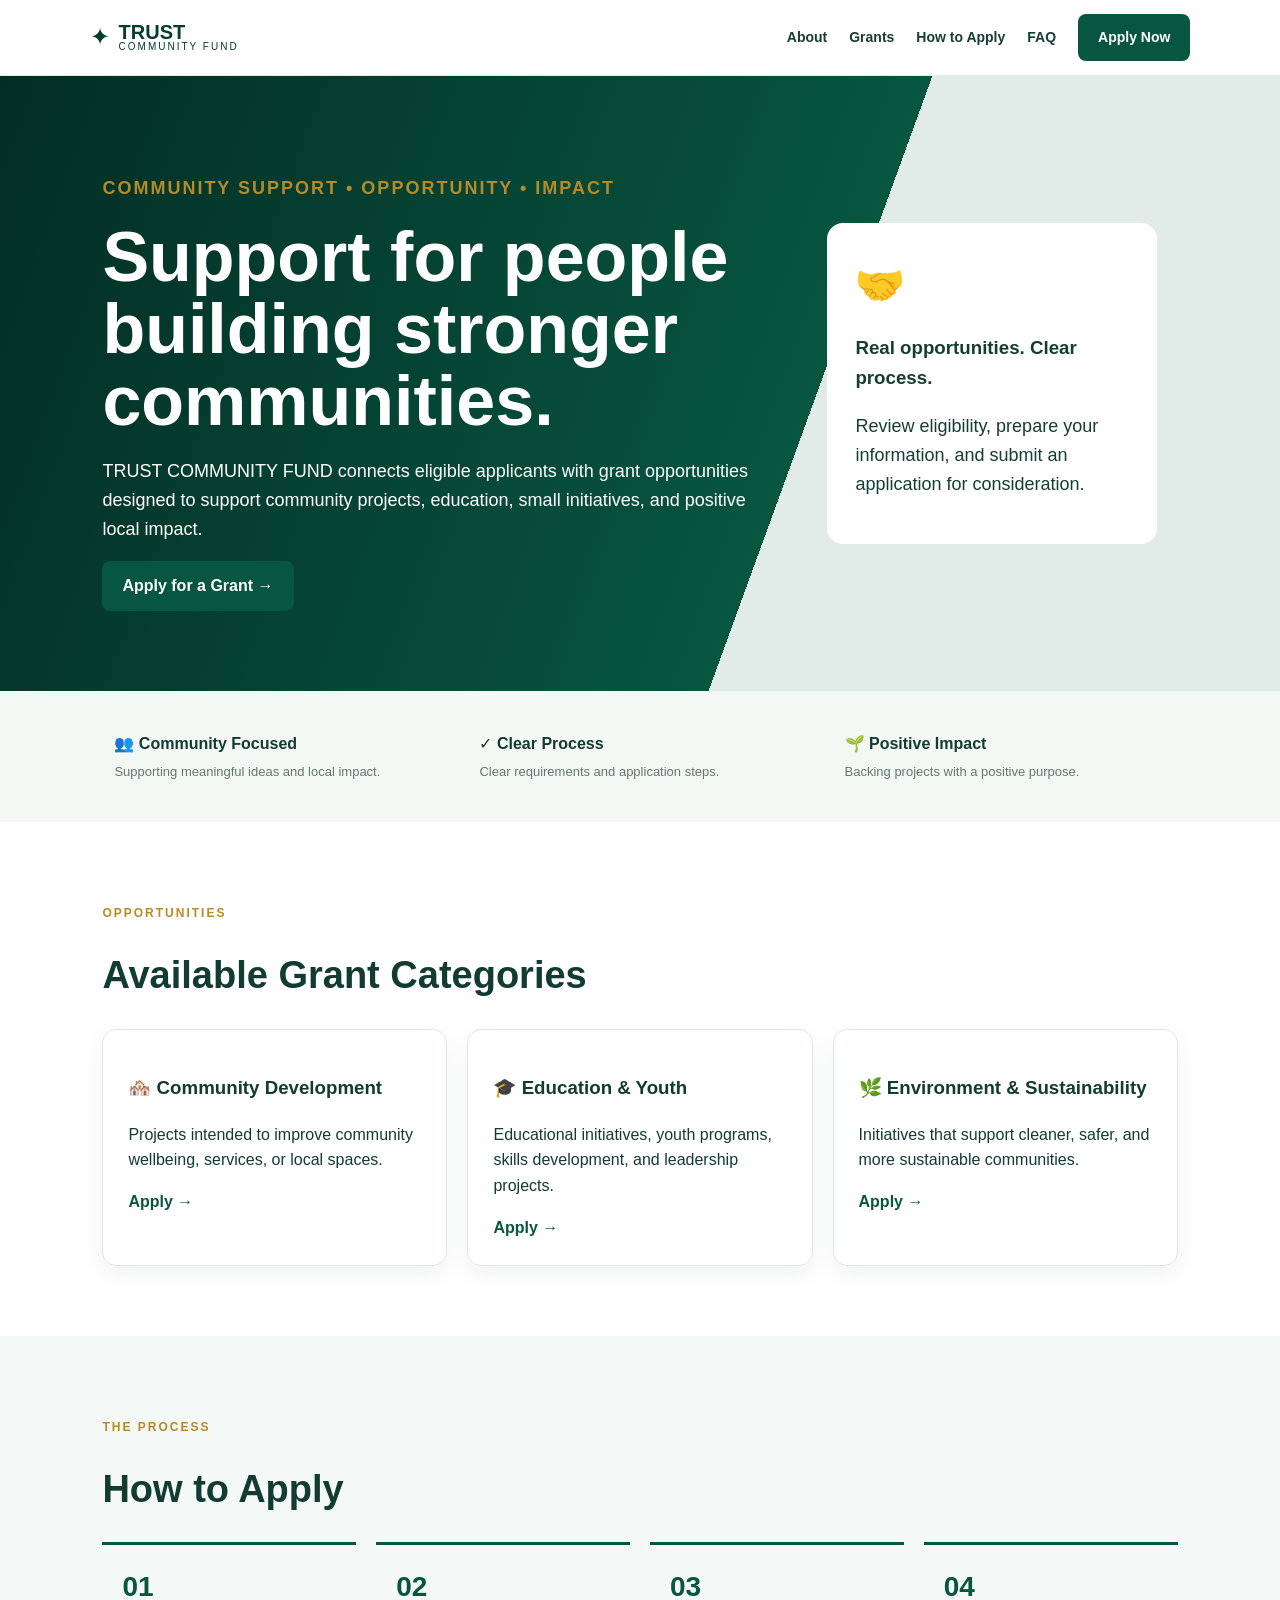
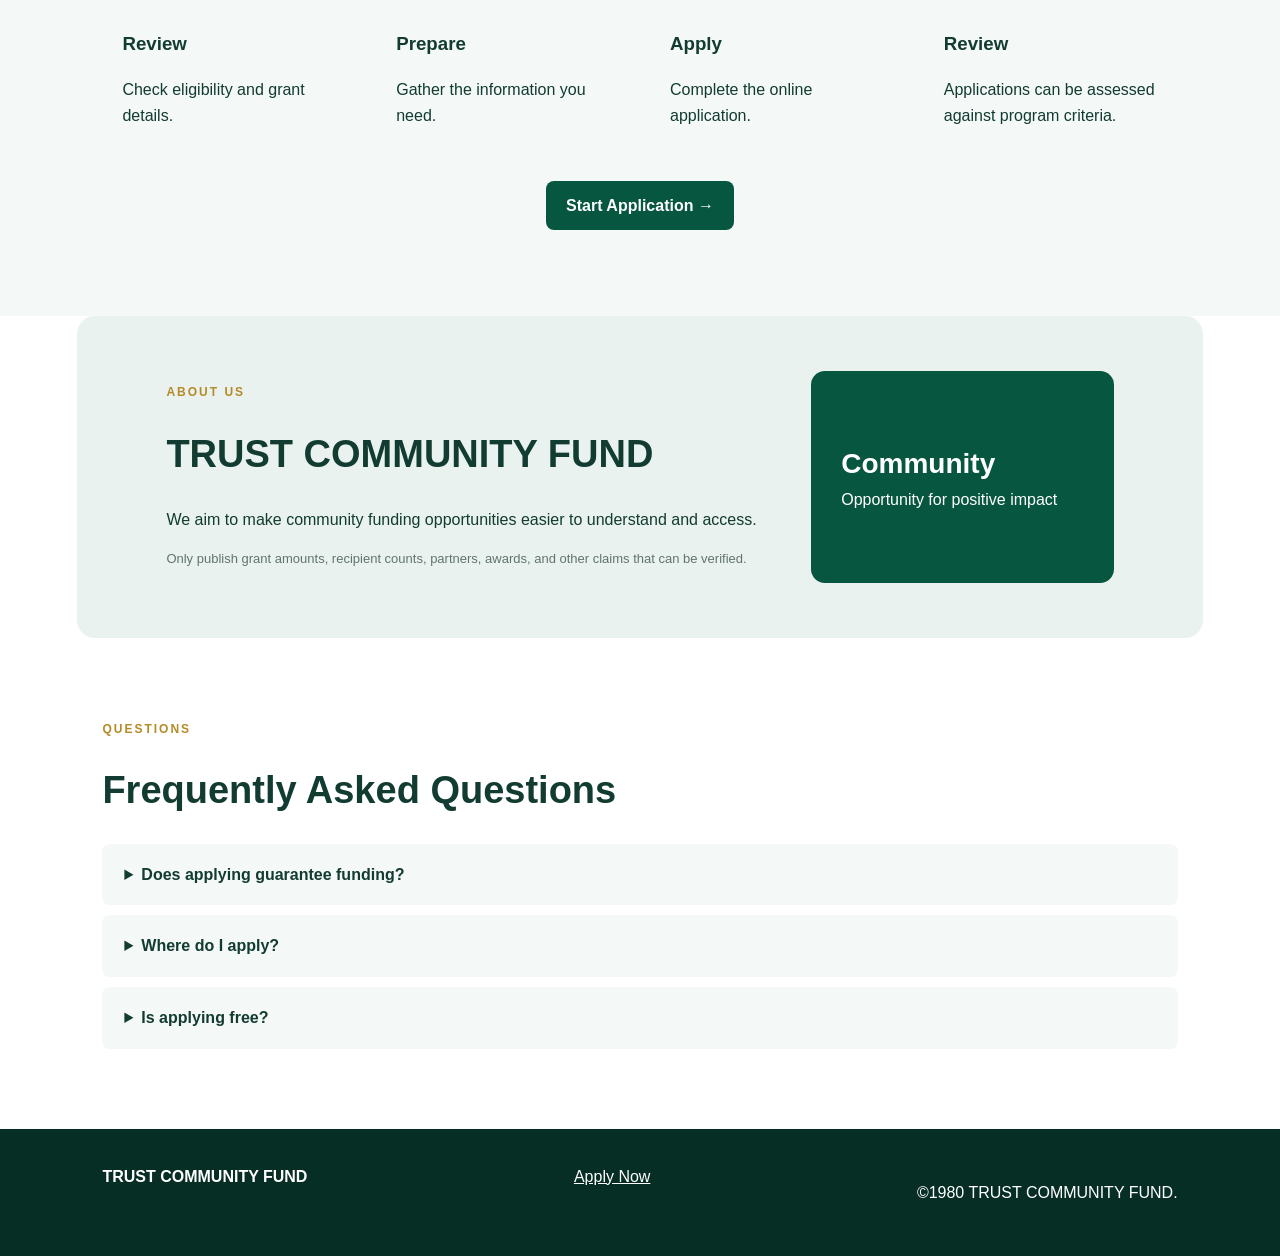
<file: index.html>
<!doctype html>
<html lang="en"><head><meta charset="utf-8"><meta name="viewport" content="width=device-width,initial-scale=1"><title>TRUST COMMUNITY FUND</title><link rel="stylesheet" href="style.css"></head>
<body>
<header><a class="brand" href="index.html">✦ <span><b>TRUST</b><small>COMMUNITY FUND</small></span></a><nav><a href="#about">About</a><a href="#grants">Grants</a><a href="#how">How to Apply</a><a href="#faq">FAQ</a><a class="navbtn" href="apply.html">Apply Now</a></nav></header>
<section class="hero"><div><p class="eyebrow">COMMUNITY SUPPORT • OPPORTUNITY • IMPACT</p><h1>Support for people building stronger communities.</h1><p>TRUST COMMUNITY FUND connects eligible applicants with grant opportunities designed to support community projects, education, small initiatives, and positive local impact.</p><a class="btn" href="apply.html">Apply for a Grant →</a></div><aside>🤝<h3>Real opportunities. Clear process.</h3><p>Review eligibility, prepare your information, and submit an application for consideration.</p></aside></section>
<section class="features"><div>👥 <b>Community Focused</b><span>Supporting meaningful ideas and local impact.</span></div><div>✓ <b>Clear Process</b><span>Clear requirements and application steps.</span></div><div>🌱 <b>Positive Impact</b><span>Backing projects with a positive purpose.</span></div></section>
<section id="grants" class="section"><p class="eyebrow">OPPORTUNITIES</p><h2>Available Grant Categories</h2><div class="cards"><article><h3>🏘️ Community Development</h3><p>Projects intended to improve community wellbeing, services, or local spaces.</p><a href="apply.html">Apply →</a></article><article><h3>🎓 Education & Youth</h3><p>Educational initiatives, youth programs, skills development, and leadership projects.</p><a href="apply.html">Apply →</a></article><article><h3>🌿 Environment & Sustainability</h3><p>Initiatives that support cleaner, safer, and more sustainable communities.</p><a href="apply.html">Apply →</a></article></div></section>
<section id="how" class="section light"><p class="eyebrow">THE PROCESS</p><h2>How to Apply</h2><div class="steps"><div><b>01</b><h3>Review</h3><p>Check eligibility and grant details.</p></div><div><b>02</b><h3>Prepare</h3><p>Gather the information you need.</p></div><div><b>03</b><h3>Apply</h3><p>Complete the online application.</p></div><div><b>04</b><h3>Review</h3><p>Applications can be assessed against program criteria.</p></div></div><p class="center"><a class="btn" href="apply.html">Start Application →</a></p></section>
<section id="about" class="about"><div><p class="eyebrow">ABOUT US</p><h2>TRUST COMMUNITY FUND</h2><p>We aim to make community funding opportunities easier to understand and access.</p><p class="note">Only publish grant amounts, recipient counts, partners, awards, and other claims that can be verified.</p></div><div class="impact"><b>Community</b><span>Opportunity for positive impact</span></div></section>
<section id="faq" class="section"><p class="eyebrow">QUESTIONS</p><h2>Frequently Asked Questions</h2><details><summary>Does applying guarantee funding?</summary><p>No. Applications should be reviewed against published criteria.</p></details><details><summary>Where do I apply?</summary><p>Use the Apply Now button to open the official application form.</p></details><details><summary>Is applying free?</summary><p>Never pay anyone who claims they can guarantee approval.</p></details></section>
<footer><b>TRUST COMMUNITY FUND</b><a href="apply.html">Apply Now</a><p>©1980 TRUST COMMUNITY FUND.</p></footer>
</body></html>
</file>
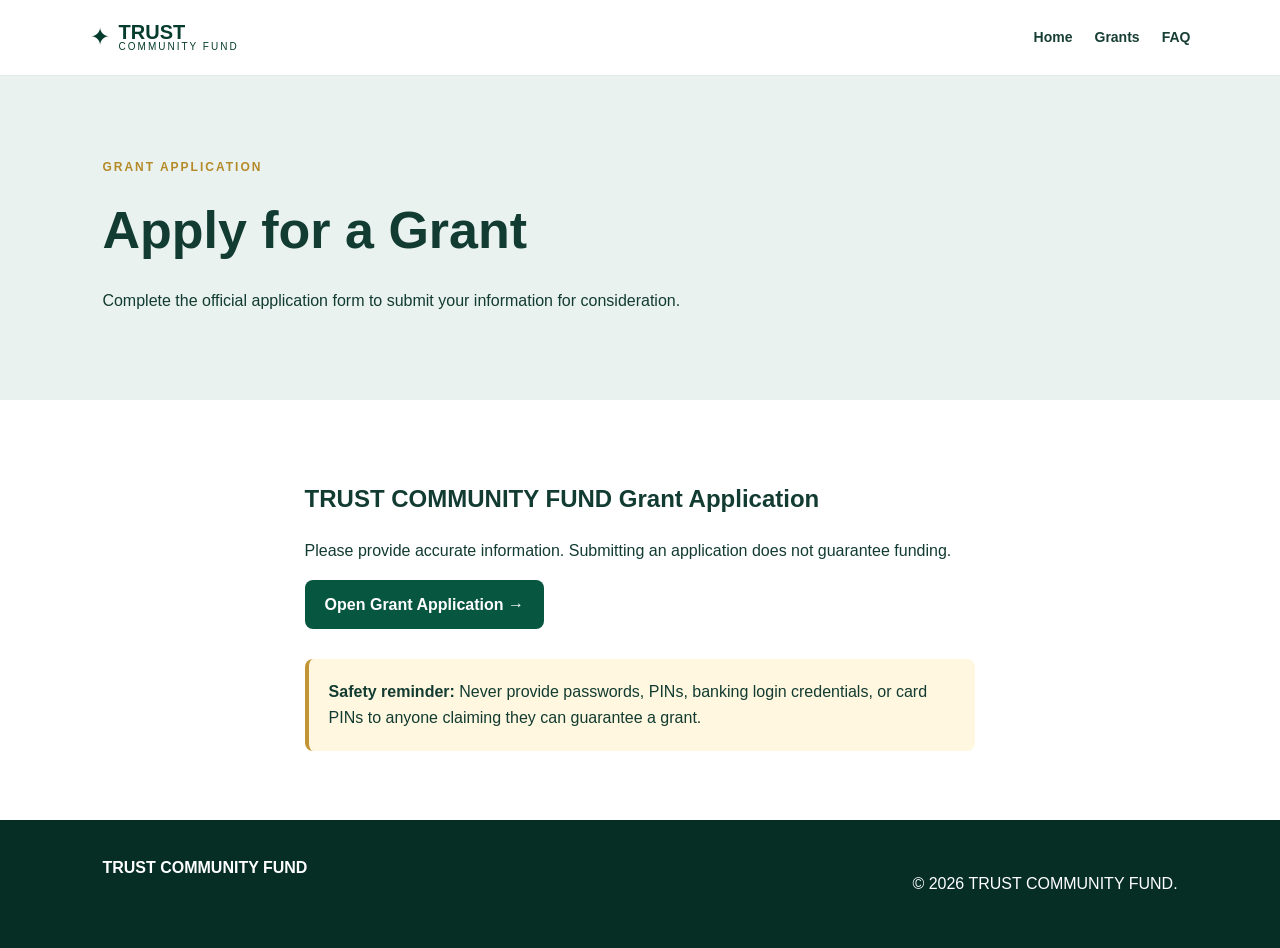
<file: apply.html>
<!doctype html><html lang="en"><head><meta charset="utf-8"><meta name="viewport" content="width=device-width,initial-scale=1"><title>Apply | TRUST COMMUNITY FUND</title><link rel="stylesheet" href="style.css"></head>
<body><header><a class="brand" href="index.html">✦ <span><b>TRUST</b><small>COMMUNITY FUND</small></span></a><nav><a href="index.html">Home</a><a href="index.html#grants">Grants</a><a href="index.html#faq">FAQ</a></nav></header>
<section class="applyhero"><p class="eyebrow">GRANT APPLICATION</p><h1>Apply for a Grant</h1><p>Complete the official application form to submit your information for consideration.</p></section>
<section class="application"><h2>TRUST COMMUNITY FUND Grant Application</h2><p>Please provide accurate information. Submitting an application does not guarantee funding.</p><a class="btn" href="https://docs.google.com/forms/d/e/1FAIpQLSd_p99rfNW9ZDw1mhQbyeY5cKEAtSbvbfo_YJ0uVn6H5gvdaw/viewform?usp=publish-editor" target="_blank" rel="noopener">Open Grant Application →</a><div class="warning"><b>Safety reminder:</b> Never provide passwords, PINs, banking login credentials, or card PINs to anyone claiming they can guarantee a grant.</div></section>
<footer><b>TRUST COMMUNITY FUND</b><p>© 2026 TRUST COMMUNITY FUND.</p></footer></body></html>
</file>
<file: style.css>
*{box-sizing:border-box}body{margin:0;font-family:Arial,sans-serif;color:#123b31;line-height:1.6}header{height:76px;padding:0 7%;display:flex;align-items:center;justify-content:space-between;border-bottom:1px solid #e3ebe7;background:#fff;position:sticky;top:0;z-index:5}.brand{display:flex;gap:9px;align-items:center;text-decoration:none;color:#063c2d;font-size:24px}.brand span{font-size:20px;line-height:1}.brand small{display:block;font-size:10px;letter-spacing:2px}.brand b{display:block}nav{display:flex;gap:22px;align-items:center}nav a{color:#173e34;text-decoration:none;font-weight:700;font-size:14px}.navbtn,.btn{background:#07563f;color:#fff!important;padding:12px 20px;border-radius:8px;text-decoration:none;font-weight:800;display:inline-block}.hero{padding:80px 8%;min-height:500px;background:linear-gradient(110deg,#032d23 0,#07563f 62%,#e1ece8 62%);color:#fff;display:flex;gap:45px;align-items:center}.hero>div{max-width:680px}.hero h1{font-size:clamp(42px,6vw,70px);line-height:1.03;margin:8px 0 20px}.hero p{font-size:18px}.eyebrow{font-size:12px;letter-spacing:2px;font-weight:800;color:#b58a28}.hero aside{background:#fff;color:#153e33;padding:28px;border-radius:16px;max-width:330px}.hero aside:first-letter{font-size:40px}.features{display:grid;grid-template-columns:repeat(3,1fr);gap:20px;padding:28px 8%;background:#f3f8f5}.features div{padding:12px}.features span{display:block;color:#667871;font-size:13px;margin-top:5px}.section{padding:70px 8%}.light{background:#f4f8f6}.section h2,.about h2{font-size:38px;line-height:1.1}.cards,.steps{display:grid;grid-template-columns:repeat(3,1fr);gap:20px}.cards article{padding:25px;border:1px solid #dfe8e3;border-radius:14px;box-shadow:0 8px 22px #173e3410}.cards a{color:#07563f;font-weight:800;text-decoration:none}.steps{grid-template-columns:repeat(4,1fr)}.steps div{border-top:3px solid #07563f;padding:20px}.steps b{font-size:28px;color:#07563f}.center{text-align:center}.about{margin:0 6%;padding:55px 7%;background:#e9f2ee;border-radius:18px;display:grid;grid-template-columns:2fr 1fr;gap:40px}.impact{background:#07563f;color:#fff;border-radius:14px;padding:30px;display:flex;flex-direction:column;justify-content:center}.impact b{font-size:28px}.note{font-size:13px;color:#63746e}.section details{padding:18px 22px;margin:10px 0;background:#f4f8f6;border-radius:8px}.section summary{font-weight:800;cursor:pointer}footer{background:#062e25;color:#fff;padding:35px 8%;display:flex;gap:25px;justify-content:space-between;flex-wrap:wrap}footer a{color:#fff}.applyhero{padding:70px 8%;background:#e9f2ee}.applyhero h1{font-size:52px;margin:0}.application{max-width:850px;margin:auto;padding:60px 7%}.application{min-height:420px}.warning{margin-top:30px;padding:20px;background:#fff7df;border-left:4px solid #c19435;border-radius:8px}@media(max-width:800px){nav{display:none}.hero{background:#07563f;display:block}.hero aside{margin-top:30px}.features,.cards,.steps,.about{grid-template-columns:1fr}.section{padding:55px 6%}.about{margin:0 4%;padding:35px 6%}.application{padding:45px 6%}}
</file>
